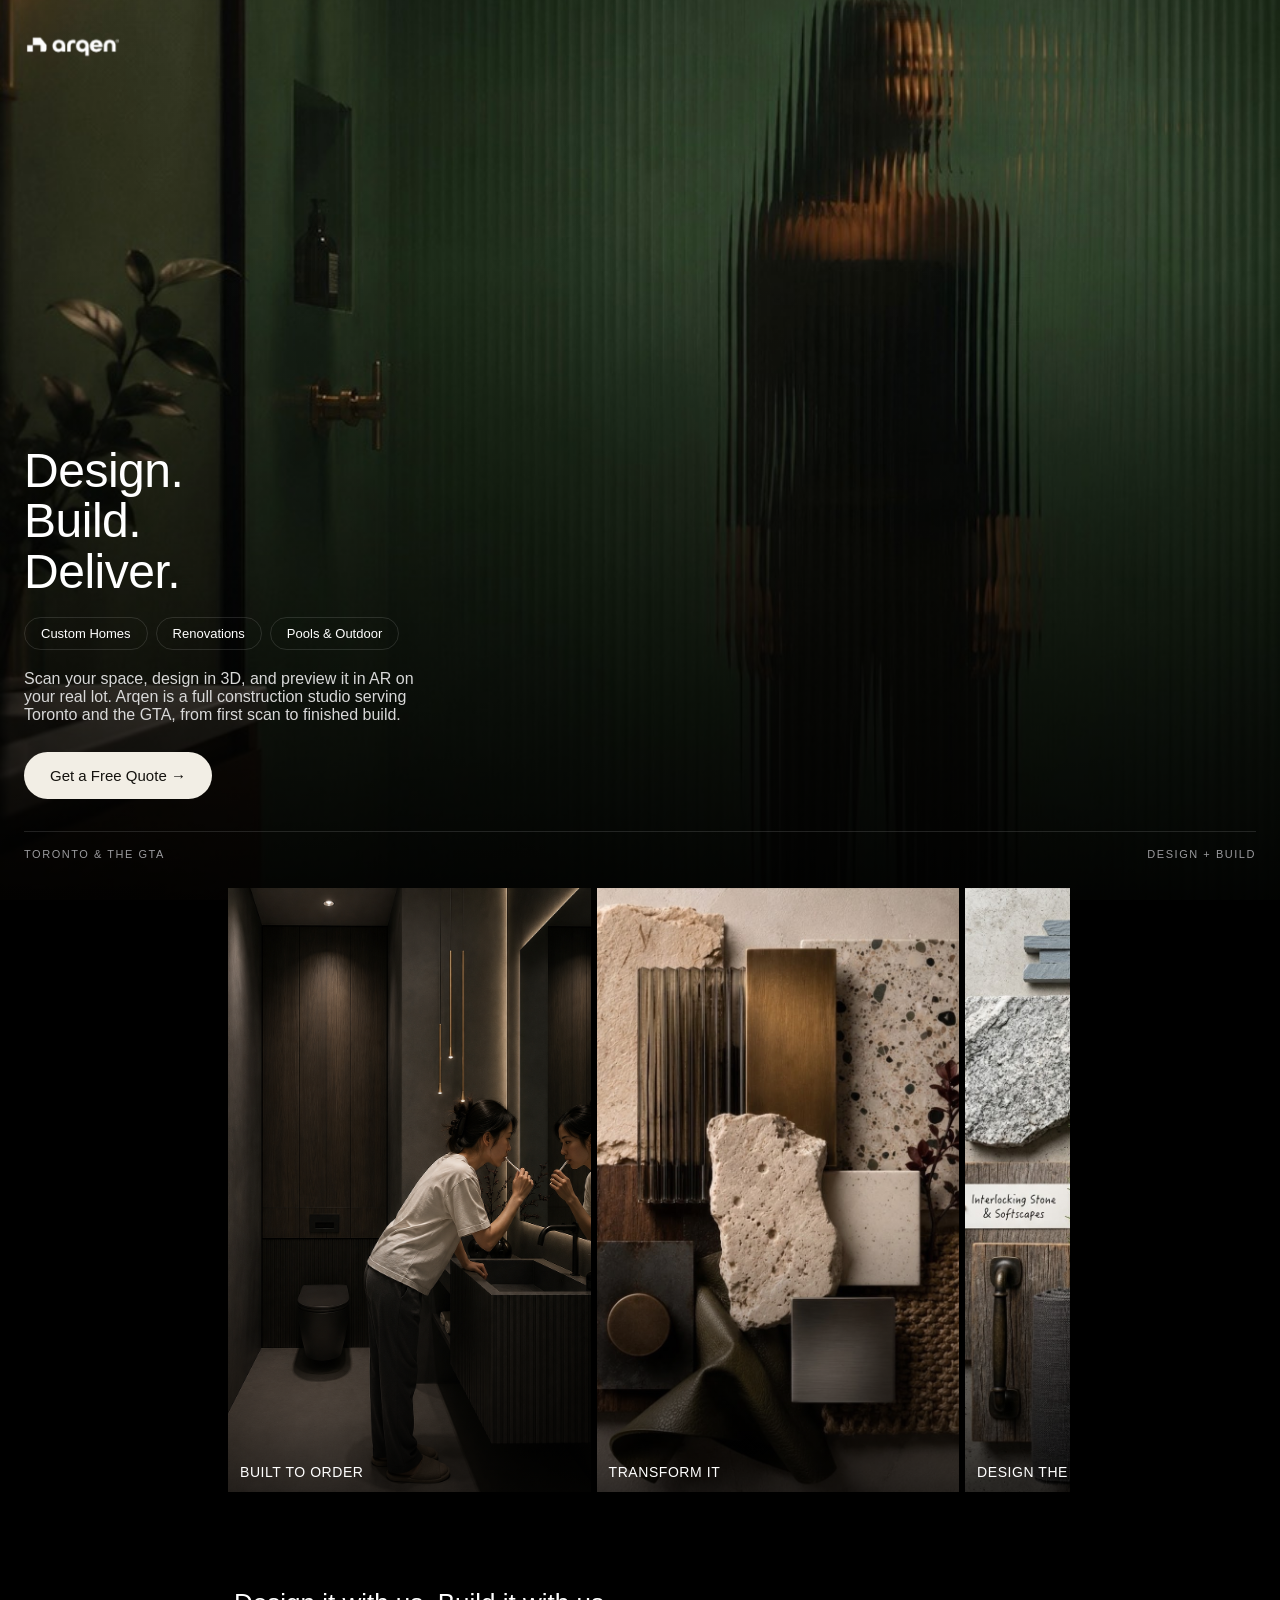
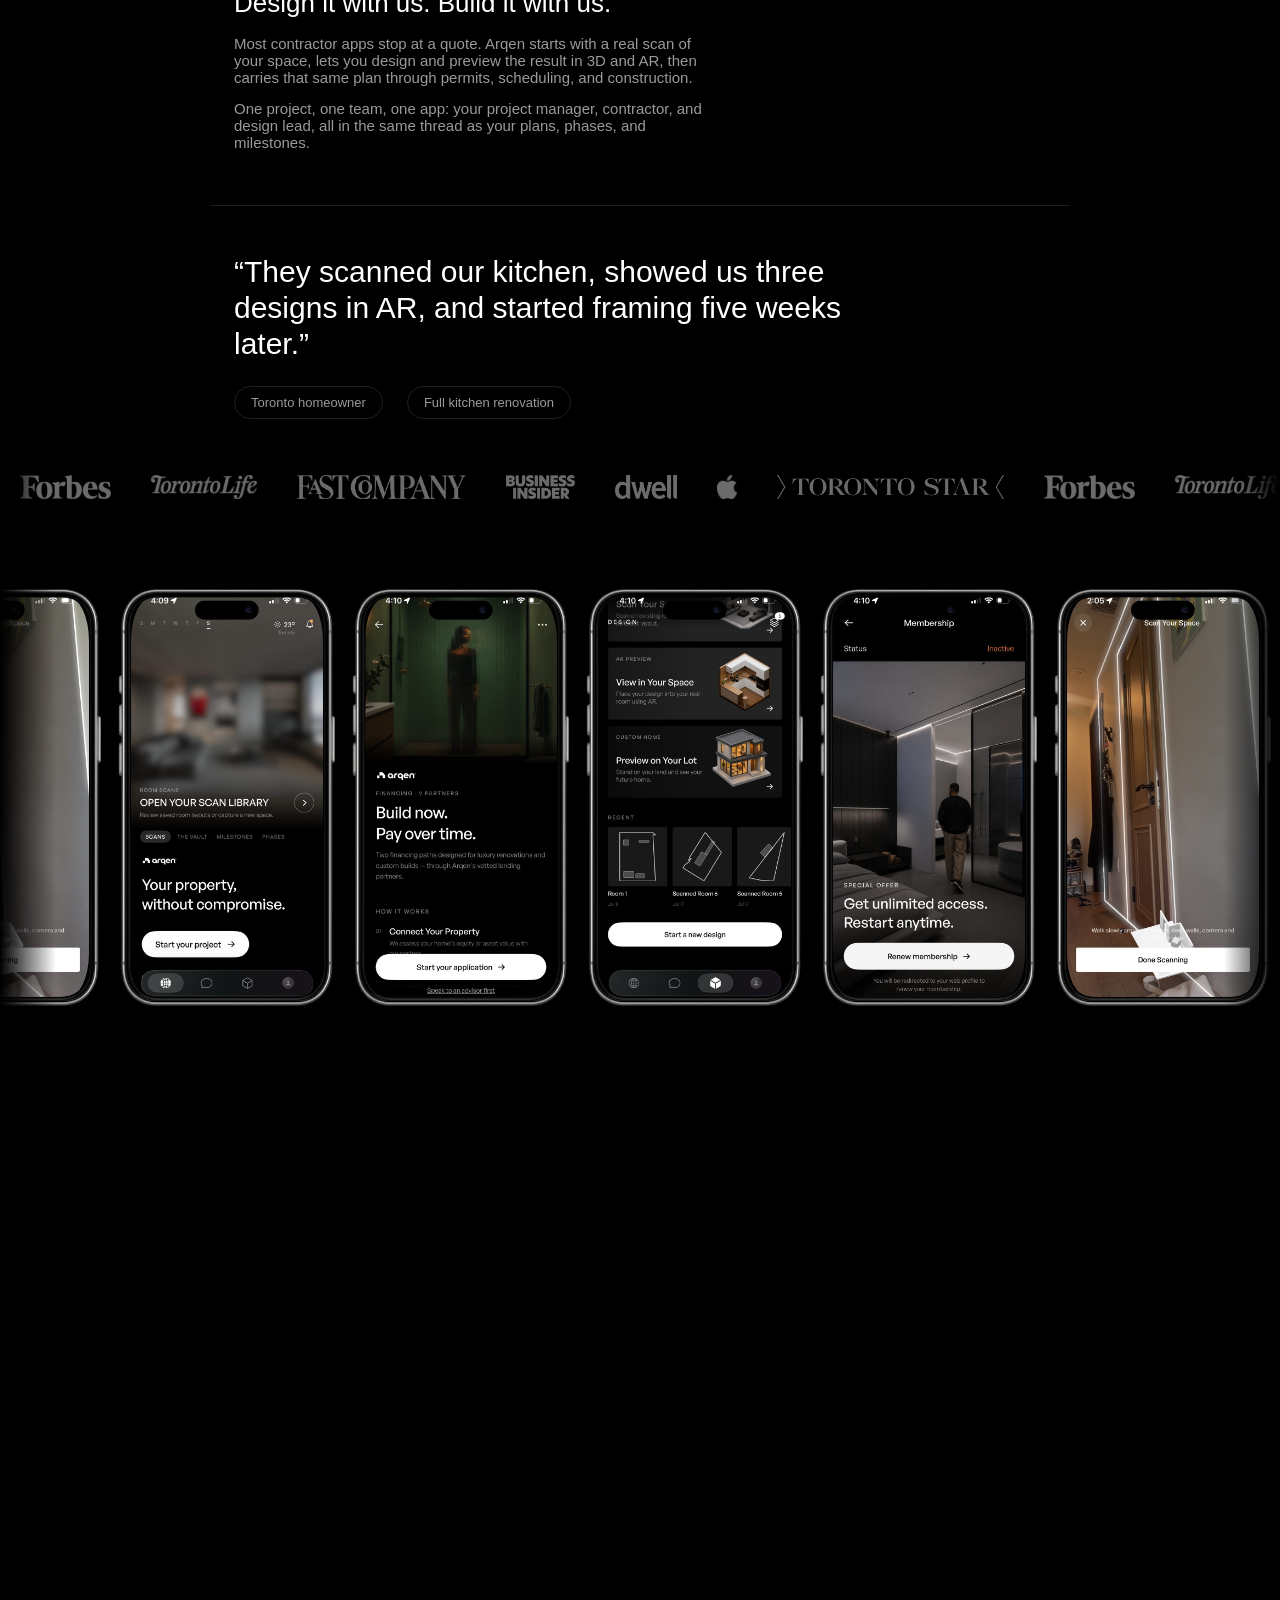
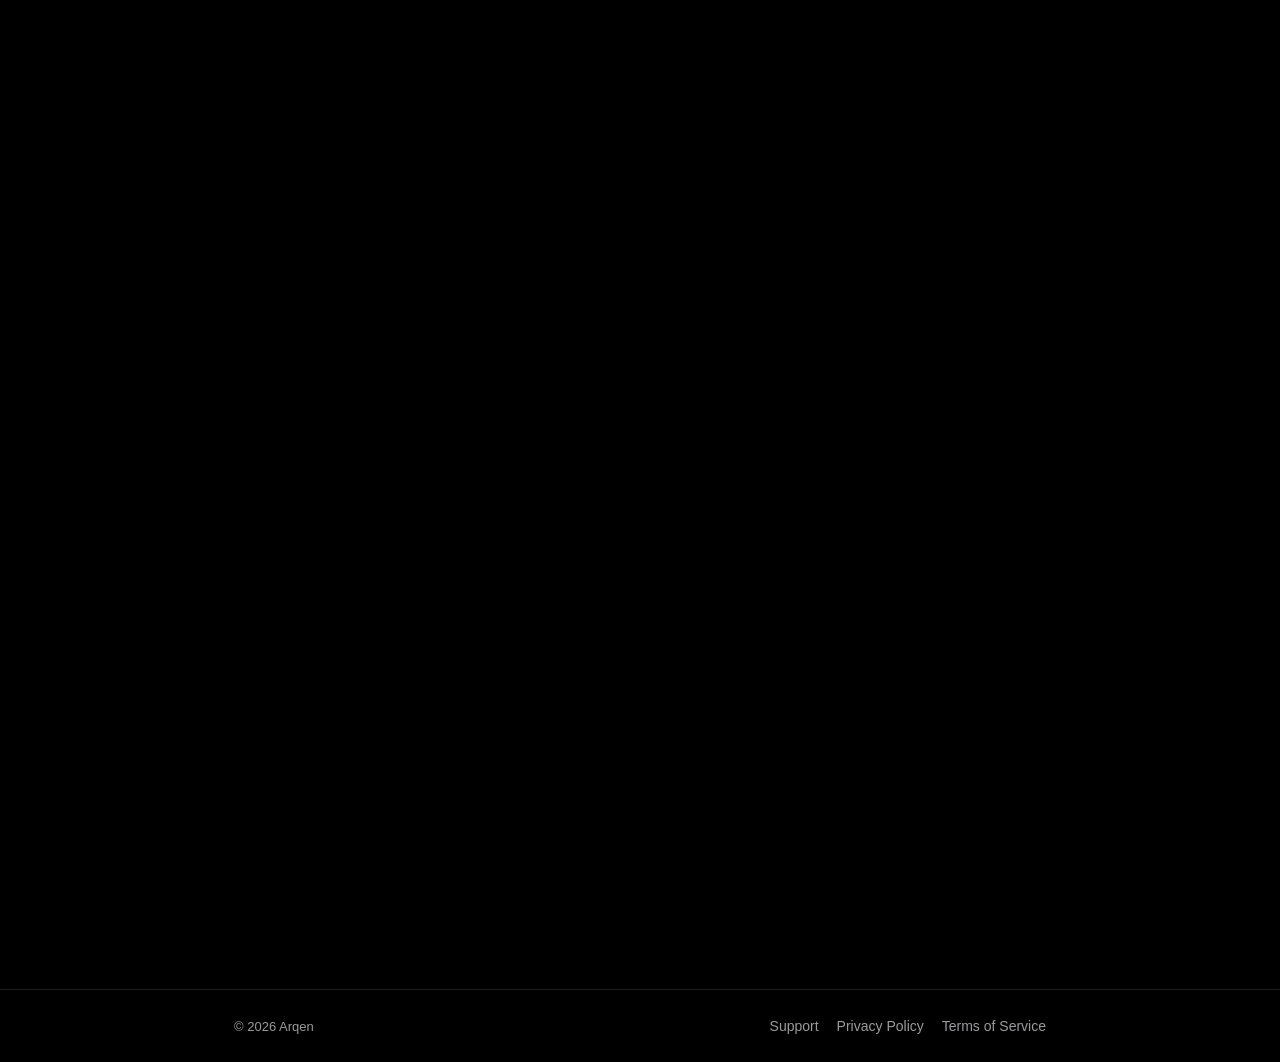
<file: index.html>
<!DOCTYPE html>
<html lang="en">
<head>
<meta charset="UTF-8">
<meta name="viewport" content="width=device-width, initial-scale=1.0">
<title>Arqen — Design. Build. Deliver.</title>
<meta name="description" content="Arqen is a construction studio serving Toronto and the GTA. Scan, design, and preview your renovation, custom home, pool, or outdoor project in AR, then let our team build it.">
<link rel="stylesheet" href="style.css">
</head>
<body>

<section class="hero">
  <div class="hero-bg" style="background-image:url('img/hero.jpg');"></div>

  <div class="brandbar">
    <img src="img/logo.png" alt="Arqen">
  </div>

  <a id="float-quote" class="btn btn-primary float-cta" href="quote.html">Get a Free Quote →</a>

  <div class="hero-content">
    <h1>Design.<br>Build.<br>Deliver.</h1>

    <div class="tags-row">
      <span class="tag">Custom Homes</span>
      <span class="tag">Renovations</span>
      <span class="tag">Pools &amp; Outdoor</span>
    </div>

    <p class="sub">Scan your space, design in 3D, and preview it in AR on your real lot. Arqen is a full construction studio serving Toronto and the GTA, from first scan to finished build.</p>

    <a class="btn btn-primary" href="quote.html">Get a Free Quote →</a>

    <div class="infobar">
      <span class="eyebrow">Toronto &amp; the GTA</span>
      <span class="eyebrow">Design + Build</span>
    </div>
  </div>
</section>

<section class="block carousel-block fade-up">
  <div class="carousel">
    <div class="carousel-card" style="background-image:url('img/built-to-order.jpg');background-size:cover;background-position:center;">
      <div class="cap">
        <div class="title">BUILT TO ORDER</div>
      </div>
    </div>
    <div class="carousel-card" style="background-image:url('img/transform-it.jpg');background-size:cover;background-position:center;">
      <div class="cap">
        <div class="title">TRANSFORM IT</div>
      </div>
    </div>
    <div class="carousel-card" style="background-image:url('img/design-the-yard.jpg');background-size:cover;background-position:center;">
      <div class="cap">
        <div class="title">DESIGN THE YARD</div>
      </div>
    </div>
    <div class="carousel-card">
      <div class="cap">
        <div class="title">SCAN IT FIRST</div>
      </div>
    </div>
  </div>
</section>

<section class="wrap block fade-up">
  <h2>Design it with us. Build it with us.</h2>
  <p>Most contractor apps stop at a quote. Arqen starts with a real scan of your space, lets you design and preview the result in 3D and AR, then carries that same plan through permits, scheduling, and construction.</p>
  <p>One project, one team, one app: your project manager, contractor, and design lead, all in the same thread as your plans, phases, and milestones.</p>
</section>

<section class="wrap quote-block fade-up">
  <blockquote>&ldquo;They scanned our kitchen, showed us three designs in AR, and started framing five weeks later.&rdquo;</blockquote>
  <div class="quote-meta">
    <span class="quote-badge">Toronto homeowner</span>
    <span class="quote-badge">Full kitchen renovation</span>
  </div>
</section>

<section class="fade-up" style="padding: 8px 0 48px;">
  <div class="press-marquee">
    <div class="press-track" id="pressTrack">
      <div class="press-row">
        <img class="press-item" src="img/press/forbes-white.png" alt="Forbes">
        <img class="press-item" src="img/press/toronto-life-white.png" alt="Toronto Life">
        <img class="press-item" src="img/press/fast-company-white.png" alt="Fast Company">
        <img class="press-item" src="img/press/business-insider-white.png" alt="Business Insider">
        <img class="press-item" src="img/press/dwell-white.png" alt="Dwell">
        <img class="press-item" src="img/press/apple-white.png" alt="Apple">
        <img class="press-item" src="img/press/toronto-star-white.png" alt="Toronto Star">
      </div>
      <div class="press-row" aria-hidden="true">
        <img class="press-item" src="img/press/forbes-white.png" alt="">
        <img class="press-item" src="img/press/toronto-life-white.png" alt="">
        <img class="press-item" src="img/press/fast-company-white.png" alt="">
        <img class="press-item" src="img/press/business-insider-white.png" alt="">
        <img class="press-item" src="img/press/dwell-white.png" alt="">
        <img class="press-item" src="img/press/apple-white.png" alt="">
        <img class="press-item" src="img/press/toronto-star-white.png" alt="">
      </div>
    </div>
  </div>
</section>

<section class="phones-block fade-up">
  <div class="phones-marquee">
    <div class="phones-scroll" id="phonesScroll">
      <div class="phones-track" id="phonesTrack">
        <div class="phones-row">
          <div class="phone-mock"><div class="phone-screen"><img src="img/screenshots/app-1.jpg" alt="Arqen app screen"></div><img class="phone-frame" src="img/iphone17-frame.png" alt=""></div>
          <div class="phone-mock"><div class="phone-screen"><img src="img/screenshots/app-2.jpg" alt="Arqen app screen"></div><img class="phone-frame" src="img/iphone17-frame.png" alt=""></div>
          <div class="phone-mock"><div class="phone-screen"><img src="img/screenshots/app-3.jpg" alt="Arqen app screen"></div><img class="phone-frame" src="img/iphone17-frame.png" alt=""></div>
          <div class="phone-mock"><div class="phone-screen"><img src="img/screenshots/app-4.jpg" alt="Arqen app screen"></div><img class="phone-frame" src="img/iphone17-frame.png" alt=""></div>
          <div class="phone-mock"><div class="phone-screen"><img src="img/screenshots/app-5.jpg" alt="Arqen app screen"></div><img class="phone-frame" src="img/iphone17-frame.png" alt=""></div>
        </div>
        <div class="phones-row" aria-hidden="true">
          <div class="phone-mock"><div class="phone-screen"><img src="img/screenshots/app-1.jpg" alt=""></div><img class="phone-frame" src="img/iphone17-frame.png" alt=""></div>
          <div class="phone-mock"><div class="phone-screen"><img src="img/screenshots/app-2.jpg" alt=""></div><img class="phone-frame" src="img/iphone17-frame.png" alt=""></div>
          <div class="phone-mock"><div class="phone-screen"><img src="img/screenshots/app-3.jpg" alt=""></div><img class="phone-frame" src="img/iphone17-frame.png" alt=""></div>
          <div class="phone-mock"><div class="phone-screen"><img src="img/screenshots/app-4.jpg" alt=""></div><img class="phone-frame" src="img/iphone17-frame.png" alt=""></div>
          <div class="phone-mock"><div class="phone-screen"><img src="img/screenshots/app-5.jpg" alt=""></div><img class="phone-frame" src="img/iphone17-frame.png" alt=""></div>
        </div>
      </div>
    </div>
    <div class="fade-edge fade-left" aria-hidden="true"></div>
    <div class="fade-edge fade-right" aria-hidden="true"></div>
  </div>
</section>

<section class="wrap block grid-block fade-up">
  <span class="eyebrow">What we build</span>
  <h2>One studio, every kind of project.</h2>
  <p>Custom homes, full renovations, pools and outdoor living, all scanned, designed, and built by the same team.</p>
  <div class="project-grid">
    <div class="project-card">
      <div class="ph"></div>
      <div class="label">Custom Homes</div>
    </div>
    <div class="project-card">
      <div class="ph"></div>
      <div class="label">Renovations</div>
    </div>
    <div class="project-card">
      <div class="ph"></div>
      <div class="label">Pools &amp; Outdoor</div>
    </div>
  </div>
</section>

<section class="wrap faq-block fade-up">
  <h2>FAQ</h2>
  <div class="faq-list">
    <div class="faq-item">
      <button class="faq-q" type="button">
        <span>Do I need to create an account to get a quote?</span>
        <span class="faq-icon">+</span>
      </button>
      <div class="faq-a"><div class="faq-a-inner"><p>No. Request a free quote anytime, no account needed to get started. You'll create one later if you decide to move forward with a project.</p></div></div>
    </div>
    <div class="faq-item">
      <button class="faq-q" type="button">
        <span>Is there an Arqen app?</span>
        <span class="faq-icon">+</span>
      </button>
      <div class="faq-a"><div class="faq-a-inner"><p>Yes. Download the Arqen app to scan your space, explore designs in 3D and AR, and message your project team once you're underway.</p></div></div>
    </div>
    <div class="faq-item">
      <button class="faq-q" type="button">
        <span>What is a space scan?</span>
        <span class="faq-icon">+</span>
      </button>
      <div class="faq-a"><div class="faq-a-inner"><p>Using your phone's camera, we capture the exact dimensions of your space so every design and quote is based on your real lot, not a rough estimate.</p></div></div>
    </div>
    <div class="faq-item">
      <button class="faq-q" type="button">
        <span>Who is Arqen for?</span>
        <span class="faq-icon">+</span>
      </button>
      <div class="faq-a"><div class="faq-a-inner"><p>Homeowners in Toronto and the GTA planning a custom build, a renovation, or a pool and outdoor project, and who want to see it before committing to it.</p></div></div>
    </div>
    <div class="faq-item">
      <button class="faq-q" type="button">
        <span>How does the process work?</span>
        <span class="faq-icon">+</span>
      </button>
      <div class="faq-a"><div class="faq-a-inner"><p>Scan your space, review designs in AR, get a quote, then we handle permits, scheduling, and construction, all in the same app and with the same team.</p></div></div>
    </div>
    <div class="faq-item">
      <button class="faq-q" type="button">
        <span>How long does a typical project take?</span>
        <span class="faq-icon">+</span>
      </button>
      <div class="faq-a"><div class="faq-a-inner"><p>It depends on scope. Most kitchen or bathroom renovations run 4 to 8 weeks once permits clear. Custom homes and larger builds are scoped project by project during your quote.</p></div></div>
    </div>
    <div class="faq-item">
      <button class="faq-q" type="button">
        <span>What areas do you serve?</span>
        <span class="faq-icon">+</span>
      </button>
      <div class="faq-a"><div class="faq-a-inner"><p>Toronto and the greater GTA, including the surrounding suburbs and satellite cities.</p></div></div>
    </div>
    <div class="faq-item">
      <button class="faq-q" type="button">
        <span>Do I need any design experience to use the app?</span>
        <span class="faq-icon">+</span>
      </button>
      <div class="faq-a"><div class="faq-a-inner"><p>No. Our design team builds out your options after your scan. The app is there so you can preview, compare, and approve, not so you have to design it yourself.</p></div></div>
    </div>
    <div class="faq-item">
      <button class="faq-q" type="button">
        <span>Can I make changes after the quote is approved?</span>
        <span class="faq-icon">+</span>
      </button>
      <div class="faq-a"><div class="faq-a-inner"><p>Yes, within reason. Your project manager will walk through any change requests with you and let you know how they affect timeline and cost before anything is locked in.</p></div></div>
    </div>
  </div>
</section>

<section class="wrap final-cta fade-up">
  <h2 style="margin-bottom:24px;">Ready to start?</h2>
  <a id="quote" class="btn btn-primary" href="quote.html">Get a Free Quote →</a>
</section>

<footer>
  <div class="wrap">
    <div class="muted">© 2026 Arqen</div>
    <div class="links">
      <a href="/support.html">Support</a>
      <a href="/privacy.html">Privacy Policy</a>
      <a href="/terms.html">Terms of Service</a>
    </div>
  </div>
</footer>

<script>
  var els = document.querySelectorAll('.fade-up');
  var io = new IntersectionObserver(function(entries){
    entries.forEach(function(e){
      if (e.isIntersecting) { e.target.classList.add('in-view'); io.unobserve(e.target); }
    });
  }, { threshold: 0.15 });
  els.forEach(function(el){ io.observe(el); });

  var floatCta = document.getElementById('float-quote');
  var heroEl = document.querySelector('.hero');
  var heroH = heroEl.offsetHeight;
  function onScroll(){
    if (window.scrollY > heroH * 0.6) { floatCta.classList.add('show'); }
    else { floatCta.classList.remove('show'); }
  }
  window.addEventListener('scroll', onScroll, { passive: true });
  onScroll();

  // Press logo marquee: slow, seamless auto-scroll, mirrors the app paywall.
  (function(){
    var track = document.getElementById('pressTrack');
    if (!track) return;
    var speed = 34; // px/sec, matches the app's marquee feel
    function setDuration(){
      var half = track.scrollWidth / 2;
      if (half > 0) track.style.animationDuration = (half / speed) + 's';
    }
    setDuration();
    window.addEventListener('resize', setDuration);
  })();

  // App screenshot phone carousel: manual scroll only, loops infinitely, no snapping.
  (function(){
    var track = document.getElementById('phonesTrack');
    var viewport = document.getElementById('phonesScroll');
    if (!track || !viewport) return;
    function loopWidth(){ return track.scrollWidth / 2; }
    // Start in the middle copy so the user can scroll either direction and still loop.
    viewport.scrollLeft = loopWidth();
    viewport.addEventListener('scroll', function(){
      var half = loopWidth();
      if (half <= 0) return;
      if (viewport.scrollLeft <= 0) {
        viewport.scrollLeft += half;
      } else if (viewport.scrollLeft >= half * 2 - viewport.clientWidth) {
        viewport.scrollLeft -= half;
      }
    }, { passive: true });
  })();

  // FAQ accordion: one open at a time, animated height.
  (function(){
    var items = document.querySelectorAll('.faq-item');
    items.forEach(function(item){
      var q = item.querySelector('.faq-q');
      var a = item.querySelector('.faq-a');
      q.addEventListener('click', function(){
        var isOpen = item.classList.contains('open');
        items.forEach(function(other){
          other.classList.remove('open');
          other.querySelector('.faq-a').style.maxHeight = null;
        });
        if (!isOpen) {
          item.classList.add('open');
          a.style.maxHeight = a.scrollHeight + 'px';
        }
      });
    });
  })();
</script>

</body>
</html>
</file>
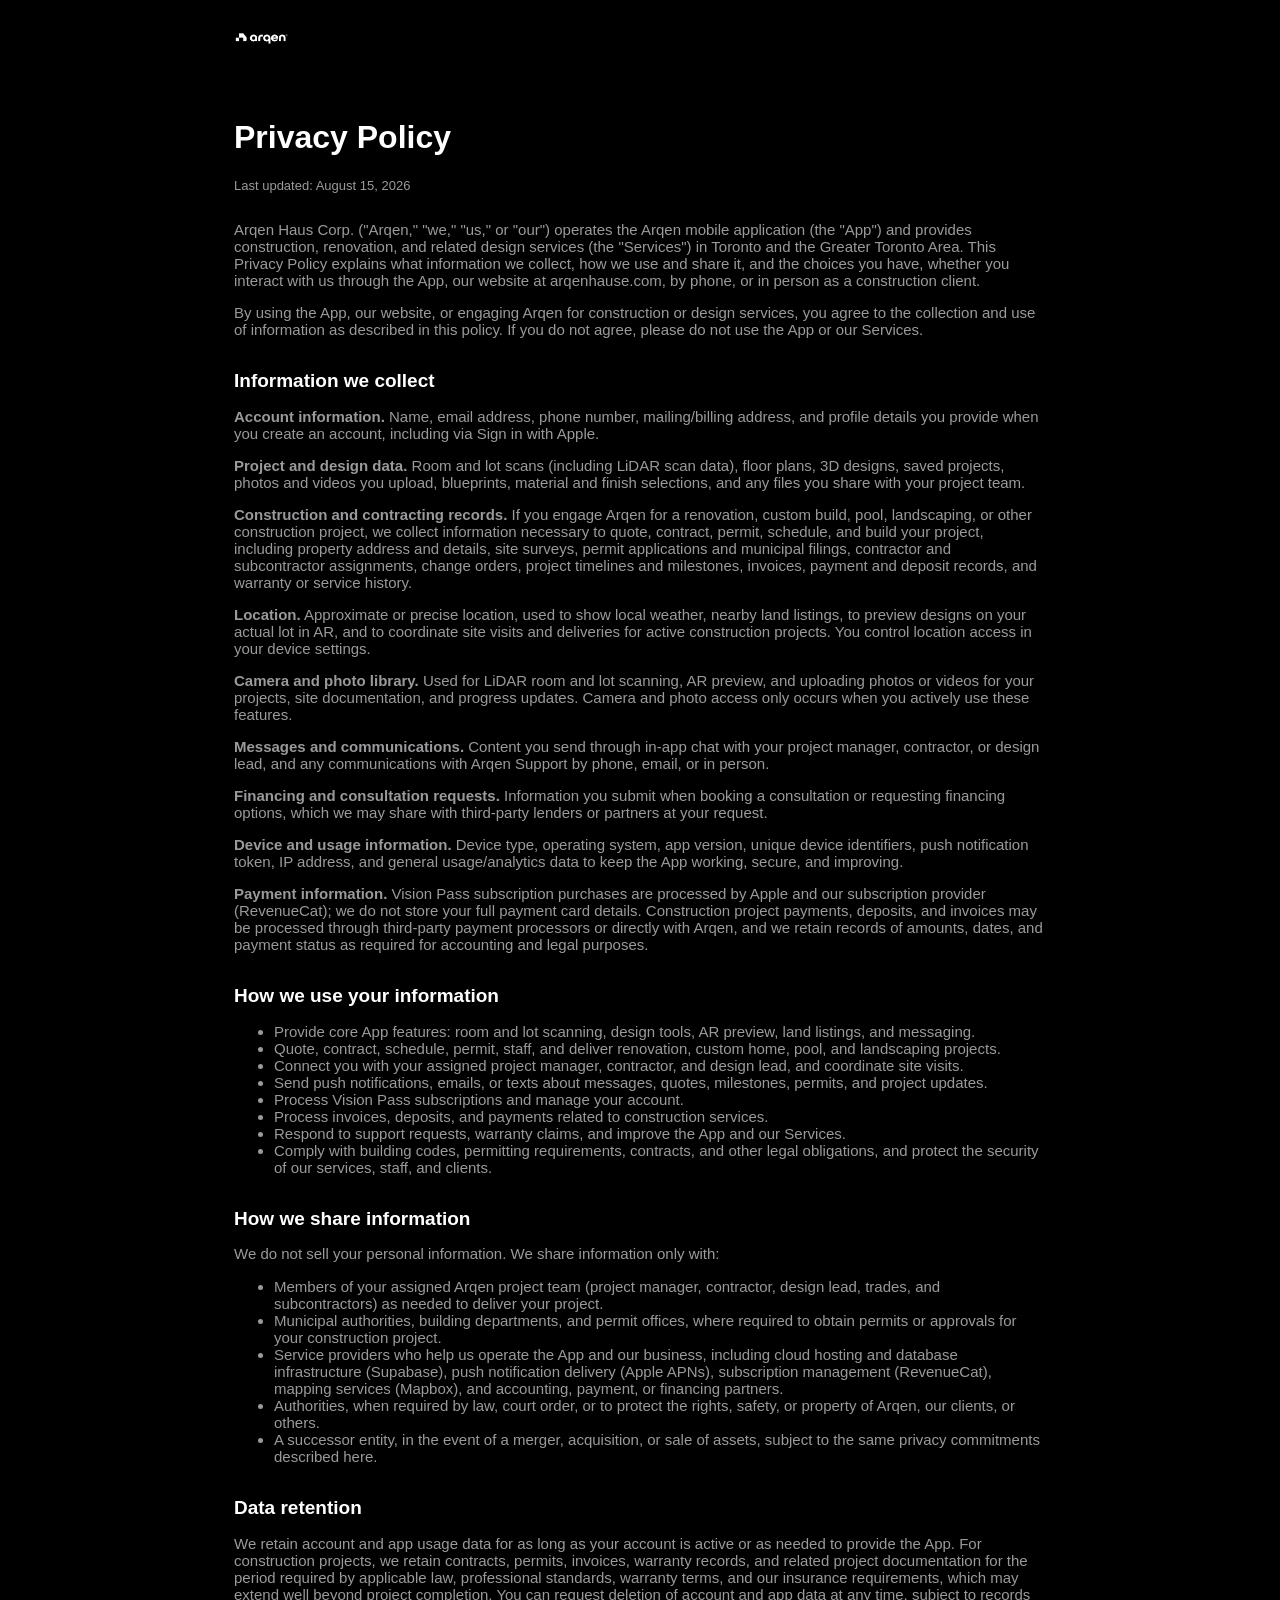
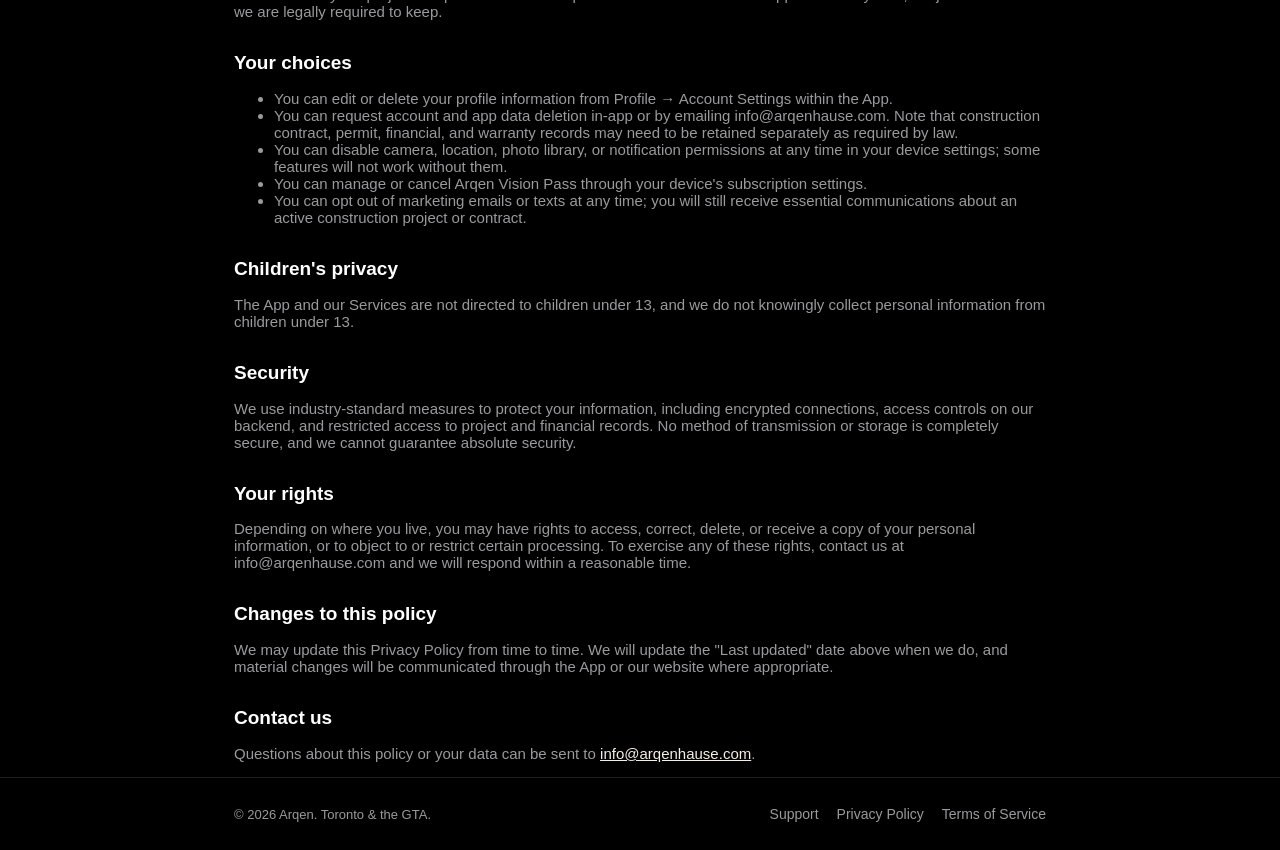
<file: privacy.html>
<!DOCTYPE html>
<html lang="en">
<head>
<meta charset="UTF-8">
<meta name="viewport" content="width=device-width, initial-scale=1.0">
<title>Privacy Policy — Arqen</title>
<link rel="stylesheet" href="style.css">
</head>
<body>

<div class="wrap" style="padding-top:28px;">
  <img src="img/logo.png" alt="Arqen" style="height:18px;">
</div>

<div class="wrap doc">
  <h1>Privacy Policy</h1>
  <p class="updated">Last updated: August 15, 2026</p>

  <section>
    <p>Arqen Haus Corp. ("Arqen," "we," "us," or "our") operates the Arqen mobile application (the "App") and provides construction, renovation, and related design services (the "Services") in Toronto and the Greater Toronto Area. This Privacy Policy explains what information we collect, how we use and share it, and the choices you have, whether you interact with us through the App, our website at arqenhause.com, by phone, or in person as a construction client.</p>
    <p>By using the App, our website, or engaging Arqen for construction or design services, you agree to the collection and use of information as described in this policy. If you do not agree, please do not use the App or our Services.</p>
  </section>

  <section>
    <h2>Information we collect</h2>
    <p><strong>Account information.</strong> Name, email address, phone number, mailing/billing address, and profile details you provide when you create an account, including via Sign in with Apple.</p>
    <p><strong>Project and design data.</strong> Room and lot scans (including LiDAR scan data), floor plans, 3D designs, saved projects, photos and videos you upload, blueprints, material and finish selections, and any files you share with your project team.</p>
    <p><strong>Construction and contracting records.</strong> If you engage Arqen for a renovation, custom build, pool, landscaping, or other construction project, we collect information necessary to quote, contract, permit, schedule, and build your project, including property address and details, site surveys, permit applications and municipal filings, contractor and subcontractor assignments, change orders, project timelines and milestones, invoices, payment and deposit records, and warranty or service history.</p>
    <p><strong>Location.</strong> Approximate or precise location, used to show local weather, nearby land listings, to preview designs on your actual lot in AR, and to coordinate site visits and deliveries for active construction projects. You control location access in your device settings.</p>
    <p><strong>Camera and photo library.</strong> Used for LiDAR room and lot scanning, AR preview, and uploading photos or videos for your projects, site documentation, and progress updates. Camera and photo access only occurs when you actively use these features.</p>
    <p><strong>Messages and communications.</strong> Content you send through in-app chat with your project manager, contractor, or design lead, and any communications with Arqen Support by phone, email, or in person.</p>
    <p><strong>Financing and consultation requests.</strong> Information you submit when booking a consultation or requesting financing options, which we may share with third-party lenders or partners at your request.</p>
    <p><strong>Device and usage information.</strong> Device type, operating system, app version, unique device identifiers, push notification token, IP address, and general usage/analytics data to keep the App working, secure, and improving.</p>
    <p><strong>Payment information.</strong> Vision Pass subscription purchases are processed by Apple and our subscription provider (RevenueCat); we do not store your full payment card details. Construction project payments, deposits, and invoices may be processed through third-party payment processors or directly with Arqen, and we retain records of amounts, dates, and payment status as required for accounting and legal purposes.</p>
  </section>

  <section>
    <h2>How we use your information</h2>
    <ul>
      <li>Provide core App features: room and lot scanning, design tools, AR preview, land listings, and messaging.</li>
      <li>Quote, contract, schedule, permit, staff, and deliver renovation, custom home, pool, and landscaping projects.</li>
      <li>Connect you with your assigned project manager, contractor, and design lead, and coordinate site visits.</li>
      <li>Send push notifications, emails, or texts about messages, quotes, milestones, permits, and project updates.</li>
      <li>Process Vision Pass subscriptions and manage your account.</li>
      <li>Process invoices, deposits, and payments related to construction services.</li>
      <li>Respond to support requests, warranty claims, and improve the App and our Services.</li>
      <li>Comply with building codes, permitting requirements, contracts, and other legal obligations, and protect the security of our services, staff, and clients.</li>
    </ul>
  </section>

  <section>
    <h2>How we share information</h2>
    <p>We do not sell your personal information. We share information only with:</p>
    <ul>
      <li>Members of your assigned Arqen project team (project manager, contractor, design lead, trades, and subcontractors) as needed to deliver your project.</li>
      <li>Municipal authorities, building departments, and permit offices, where required to obtain permits or approvals for your construction project.</li>
      <li>Service providers who help us operate the App and our business, including cloud hosting and database infrastructure (Supabase), push notification delivery (Apple APNs), subscription management (RevenueCat), mapping services (Mapbox), and accounting, payment, or financing partners.</li>
      <li>Authorities, when required by law, court order, or to protect the rights, safety, or property of Arqen, our clients, or others.</li>
      <li>A successor entity, in the event of a merger, acquisition, or sale of assets, subject to the same privacy commitments described here.</li>
    </ul>
  </section>

  <section>
    <h2>Data retention</h2>
    <p>We retain account and app usage data for as long as your account is active or as needed to provide the App. For construction projects, we retain contracts, permits, invoices, warranty records, and related project documentation for the period required by applicable law, professional standards, warranty terms, and our insurance requirements, which may extend well beyond project completion. You can request deletion of account and app data at any time, subject to records we are legally required to keep.</p>
  </section>

  <section>
    <h2>Your choices</h2>
    <ul>
      <li>You can edit or delete your profile information from Profile → Account Settings within the App.</li>
      <li>You can request account and app data deletion in-app or by emailing info@arqenhause.com. Note that construction contract, permit, financial, and warranty records may need to be retained separately as required by law.</li>
      <li>You can disable camera, location, photo library, or notification permissions at any time in your device settings; some features will not work without them.</li>
      <li>You can manage or cancel Arqen Vision Pass through your device's subscription settings.</li>
      <li>You can opt out of marketing emails or texts at any time; you will still receive essential communications about an active construction project or contract.</li>
    </ul>
  </section>

  <section>
    <h2>Children's privacy</h2>
    <p>The App and our Services are not directed to children under 13, and we do not knowingly collect personal information from children under 13.</p>
  </section>

  <section>
    <h2>Security</h2>
    <p>We use industry-standard measures to protect your information, including encrypted connections, access controls on our backend, and restricted access to project and financial records. No method of transmission or storage is completely secure, and we cannot guarantee absolute security.</p>
  </section>

  <section>
    <h2>Your rights</h2>
    <p>Depending on where you live, you may have rights to access, correct, delete, or receive a copy of your personal information, or to object to or restrict certain processing. To exercise any of these rights, contact us at info@arqenhause.com and we will respond within a reasonable time.</p>
  </section>

  <section>
    <h2>Changes to this policy</h2>
    <p>We may update this Privacy Policy from time to time. We will update the "Last updated" date above when we do, and material changes will be communicated through the App or our website where appropriate.</p>
  </section>

  <section>
    <h2>Contact us</h2>
    <p>Questions about this policy or your data can be sent to <a href="mailto:info@arqenhause.com">info@arqenhause.com</a>.</p>
  </section>
</div>

<footer>
  <div class="wrap">
    <div class="muted">© 2026 Arqen. Toronto & the GTA.</div>
    <div class="links">
      <a href="/support.html">Support</a>
      <a href="/privacy.html">Privacy Policy</a>
      <a href="/terms.html">Terms of Service</a>
    </div>
  </div>
</footer>

</body>
</html>
</file>
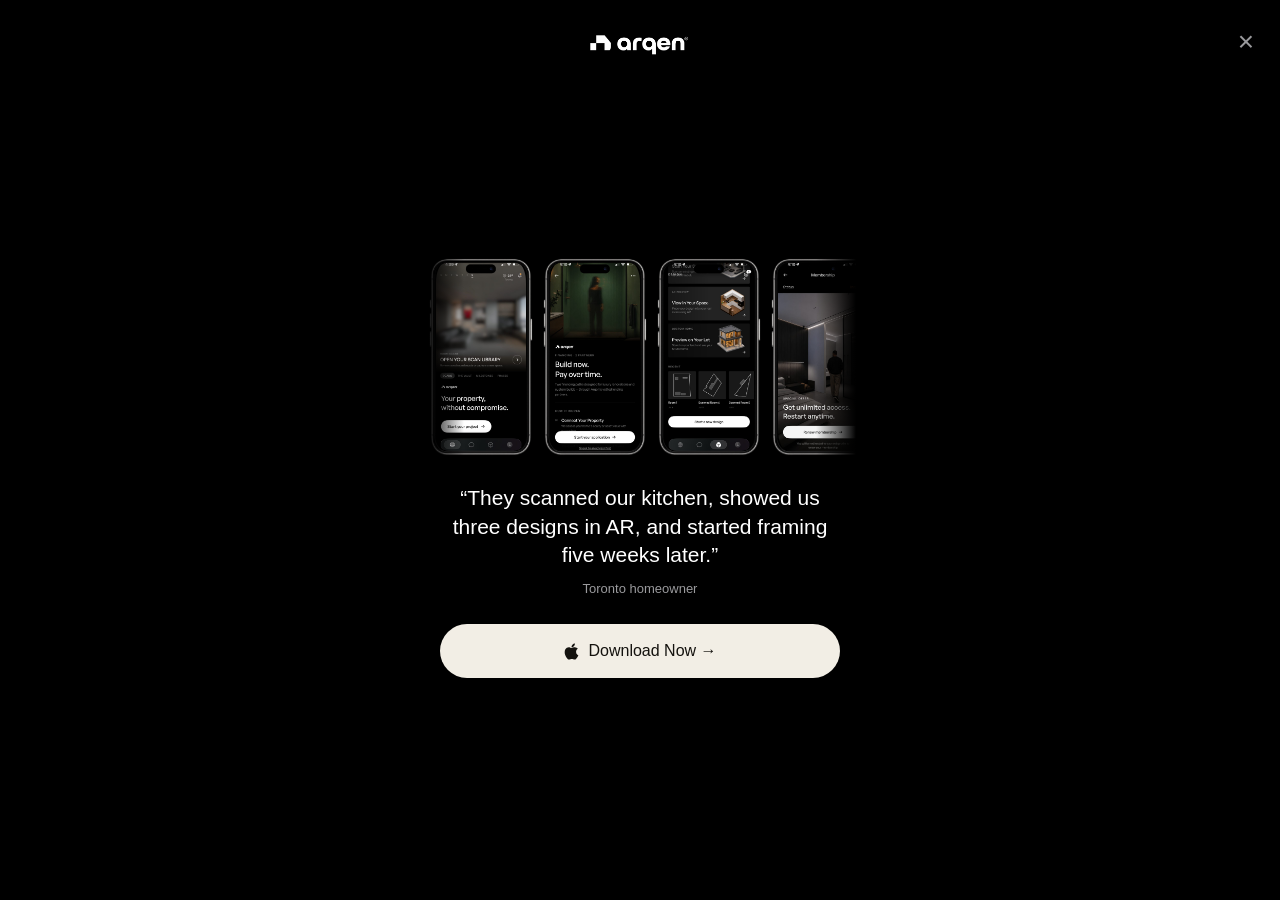
<file: quote.html>
<!DOCTYPE html>
<html lang="en">
<head>
<meta charset="UTF-8">
<meta name="viewport" content="width=device-width, initial-scale=1.0">
<title>Get Your Free Quote — Arqen</title>
<meta name="description" content="Download the Arqen app to scan your space, design in AR, and get your free quote.">
<link rel="stylesheet" href="style.css">
</head>
<body class="quote-page">

<div class="quote-topbar">
  <span></span>
  <img src="img/logo.png" alt="Arqen" class="quote-logo">
  <a href="index.html" class="quote-close" aria-label="Close">&times;</a>
</div>

<div class="quote-shell">

  <div class="qphones-marquee">
    <div class="qphones-track" id="qPhonesTrack">
      <div class="qphones-row">
        <div class="qphone-mock"><div class="phone-screen"><img src="img/screenshots/app-1.jpg" alt="Arqen app screen"></div><img class="phone-frame" src="img/iphone17-frame.png" alt=""></div>
        <div class="qphone-mock"><div class="phone-screen"><img src="img/screenshots/app-2.jpg" alt="Arqen app screen"></div><img class="phone-frame" src="img/iphone17-frame.png" alt=""></div>
        <div class="qphone-mock"><div class="phone-screen"><img src="img/screenshots/app-3.jpg" alt="Arqen app screen"></div><img class="phone-frame" src="img/iphone17-frame.png" alt=""></div>
        <div class="qphone-mock"><div class="phone-screen"><img src="img/screenshots/app-4.jpg" alt="Arqen app screen"></div><img class="phone-frame" src="img/iphone17-frame.png" alt=""></div>
        <div class="qphone-mock"><div class="phone-screen"><img src="img/screenshots/app-5.jpg" alt="Arqen app screen"></div><img class="phone-frame" src="img/iphone17-frame.png" alt=""></div>
      </div>
      <div class="qphones-row" aria-hidden="true">
        <div class="qphone-mock"><div class="phone-screen"><img src="img/screenshots/app-1.jpg" alt=""></div><img class="phone-frame" src="img/iphone17-frame.png" alt=""></div>
        <div class="qphone-mock"><div class="phone-screen"><img src="img/screenshots/app-2.jpg" alt=""></div><img class="phone-frame" src="img/iphone17-frame.png" alt=""></div>
        <div class="qphone-mock"><div class="phone-screen"><img src="img/screenshots/app-3.jpg" alt=""></div><img class="phone-frame" src="img/iphone17-frame.png" alt=""></div>
        <div class="qphone-mock"><div class="phone-screen"><img src="img/screenshots/app-4.jpg" alt=""></div><img class="phone-frame" src="img/iphone17-frame.png" alt=""></div>
        <div class="qphone-mock"><div class="phone-screen"><img src="img/screenshots/app-5.jpg" alt=""></div><img class="phone-frame" src="img/iphone17-frame.png" alt=""></div>
      </div>
    </div>
    <div class="fade-edge fade-left" aria-hidden="true"></div>
    <div class="fade-edge fade-right" aria-hidden="true"></div>
  </div>

  <blockquote class="quote-testimonial">&ldquo;They scanned our kitchen, showed us three designs in AR, and started framing five weeks later.&rdquo;</blockquote>
  <div class="quote-attrib">Toronto homeowner</div>

  <a class="btn btn-primary btn-download full" href="#">
    <svg class="apple-icon" viewBox="0 0 170 170" xmlns="http://www.w3.org/2000/svg" aria-hidden="true">
      <path d="M150.37 130.25c-2.45 5.66-5.35 10.87-8.71 15.66-4.58 6.53-8.33 11.05-11.22 13.56-4.48 4.12-9.28 6.23-14.42 6.35-3.69 0-8.14-1.05-13.32-3.18-5.197-2.12-9.973-3.17-14.34-3.17-4.58 0-9.492 1.05-14.746 3.17-5.262 2.13-9.501 3.24-12.742 3.35-4.929.21-9.842-1.96-14.746-6.52-3.13-2.73-7.045-7.41-11.735-14.04-5.032-7.08-9.169-15.29-12.41-24.65-3.471-10.11-5.211-19.9-5.211-29.378 0-10.857 2.346-20.221 7.045-28.068 3.69-6.303 8.61-11.275 14.777-14.925s12.837-5.51 20.026-5.629c3.9 0 9.02 1.207 15.382 3.583 6.344 2.384 10.42 3.59 12.202 3.59 1.33 0 5.86-1.412 13.55-4.226 7.27-2.611 13.41-3.69 18.44-3.257 13.63 1.1 23.87 6.473 30.68 16.153-12.19 7.386-18.22 17.734-18.1 31.02.11 10.35 3.86 18.96 11.23 25.8 3.34 3.17 7.07 5.62 11.22 7.36-.9 2.61-1.85 5.11-2.86 7.51zM119.11 7.24c0 8.102-2.96 15.667-8.86 22.669-7.12 8.324-15.732 13.134-25.071 12.375a25.222 25.222 0 0 1-.188-3.07c0-7.778 3.386-16.102 9.399-22.908 3.002-3.446 6.821-6.311 11.45-8.597 4.62-2.252 8.99-3.497 13.1-3.71.12 1.083.17 2.166.17 3.24z"/>
    </svg>
    Download Now →
  </a>

</div>

<script>
  (function(){
    var track = document.getElementById('qPhonesTrack');
    if (!track) return;
    var speed = 14; // px/sec, slow and steady
    function setDuration(){
      var half = track.scrollWidth / 2;
      if (half > 0) track.style.animationDuration = (half / speed) + 's';
    }
    setDuration();
    window.addEventListener('resize', setDuration);
  })();
</script>

</body>
</html>
</file>
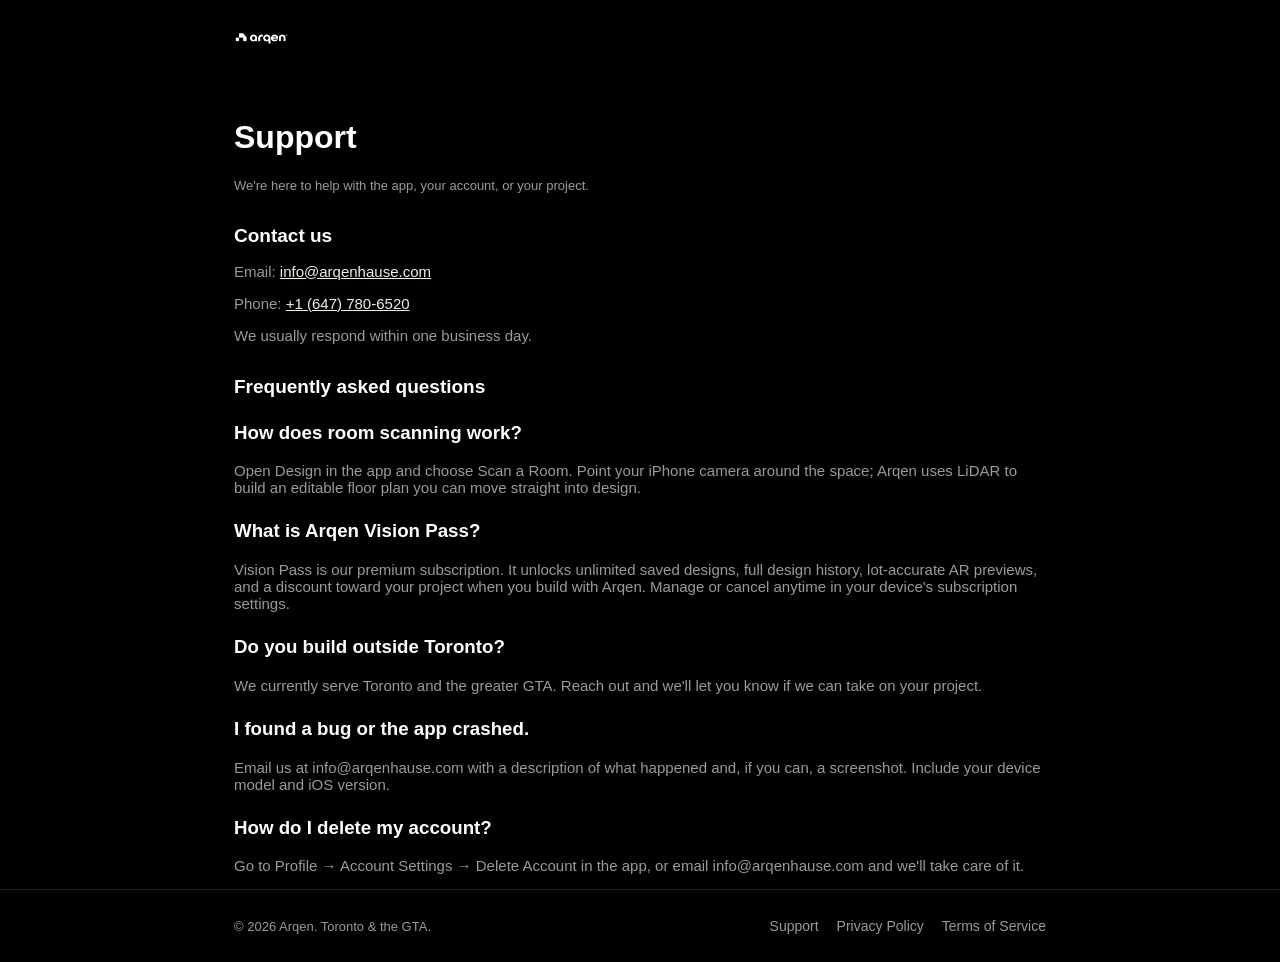
<file: support.html>
<!DOCTYPE html>
<html lang="en">
<head>
<meta charset="UTF-8">
<meta name="viewport" content="width=device-width, initial-scale=1.0">
<title>Support — Arqen</title>
<link rel="stylesheet" href="style.css">
</head>
<body>

<div class="wrap" style="padding-top:28px;">
  <img src="img/logo.png" alt="Arqen" style="height:18px;">
</div>

<div class="wrap doc">
  <h1>Support</h1>
  <p class="updated">We're here to help with the app, your account, or your project.</p>

  <section id="contact">
    <h2>Contact us</h2>
    <p>Email: <a href="mailto:info@arqenhause.com">info@arqenhause.com</a></p>
    <p>Phone: <a href="tel:+16477806520">+1 (647) 780-6520</a></p>
    <p>We usually respond within one business day.</p>
  </section>

  <section>
    <h2>Frequently asked questions</h2>

    <h3 style="color: var(--text); margin-top: 24px;">How does room scanning work?</h3>
    <p>Open Design in the app and choose Scan a Room. Point your iPhone camera around the space; Arqen uses LiDAR to build an editable floor plan you can move straight into design.</p>

    <h3 style="color: var(--text); margin-top: 24px;">What is Arqen Vision Pass?</h3>
    <p>Vision Pass is our premium subscription. It unlocks unlimited saved designs, full design history, lot-accurate AR previews, and a discount toward your project when you build with Arqen. Manage or cancel anytime in your device's subscription settings.</p>

    <h3 style="color: var(--text); margin-top: 24px;">Do you build outside Toronto?</h3>
    <p>We currently serve Toronto and the greater GTA. Reach out and we'll let you know if we can take on your project.</p>

    <h3 style="color: var(--text); margin-top: 24px;">I found a bug or the app crashed.</h3>
    <p>Email us at info@arqenhause.com with a description of what happened and, if you can, a screenshot. Include your device model and iOS version.</p>

    <h3 style="color: var(--text); margin-top: 24px;">How do I delete my account?</h3>
    <p>Go to Profile → Account Settings → Delete Account in the app, or email info@arqenhause.com and we'll take care of it.</p>
  </section>
</div>

<footer>
  <div class="wrap">
    <div class="muted">© 2026 Arqen. Toronto & the GTA.</div>
    <div class="links">
      <a href="/support.html">Support</a>
      <a href="/privacy.html">Privacy Policy</a>
      <a href="/terms.html">Terms of Service</a>
    </div>
  </div>
</footer>

</body>
</html>
</file>
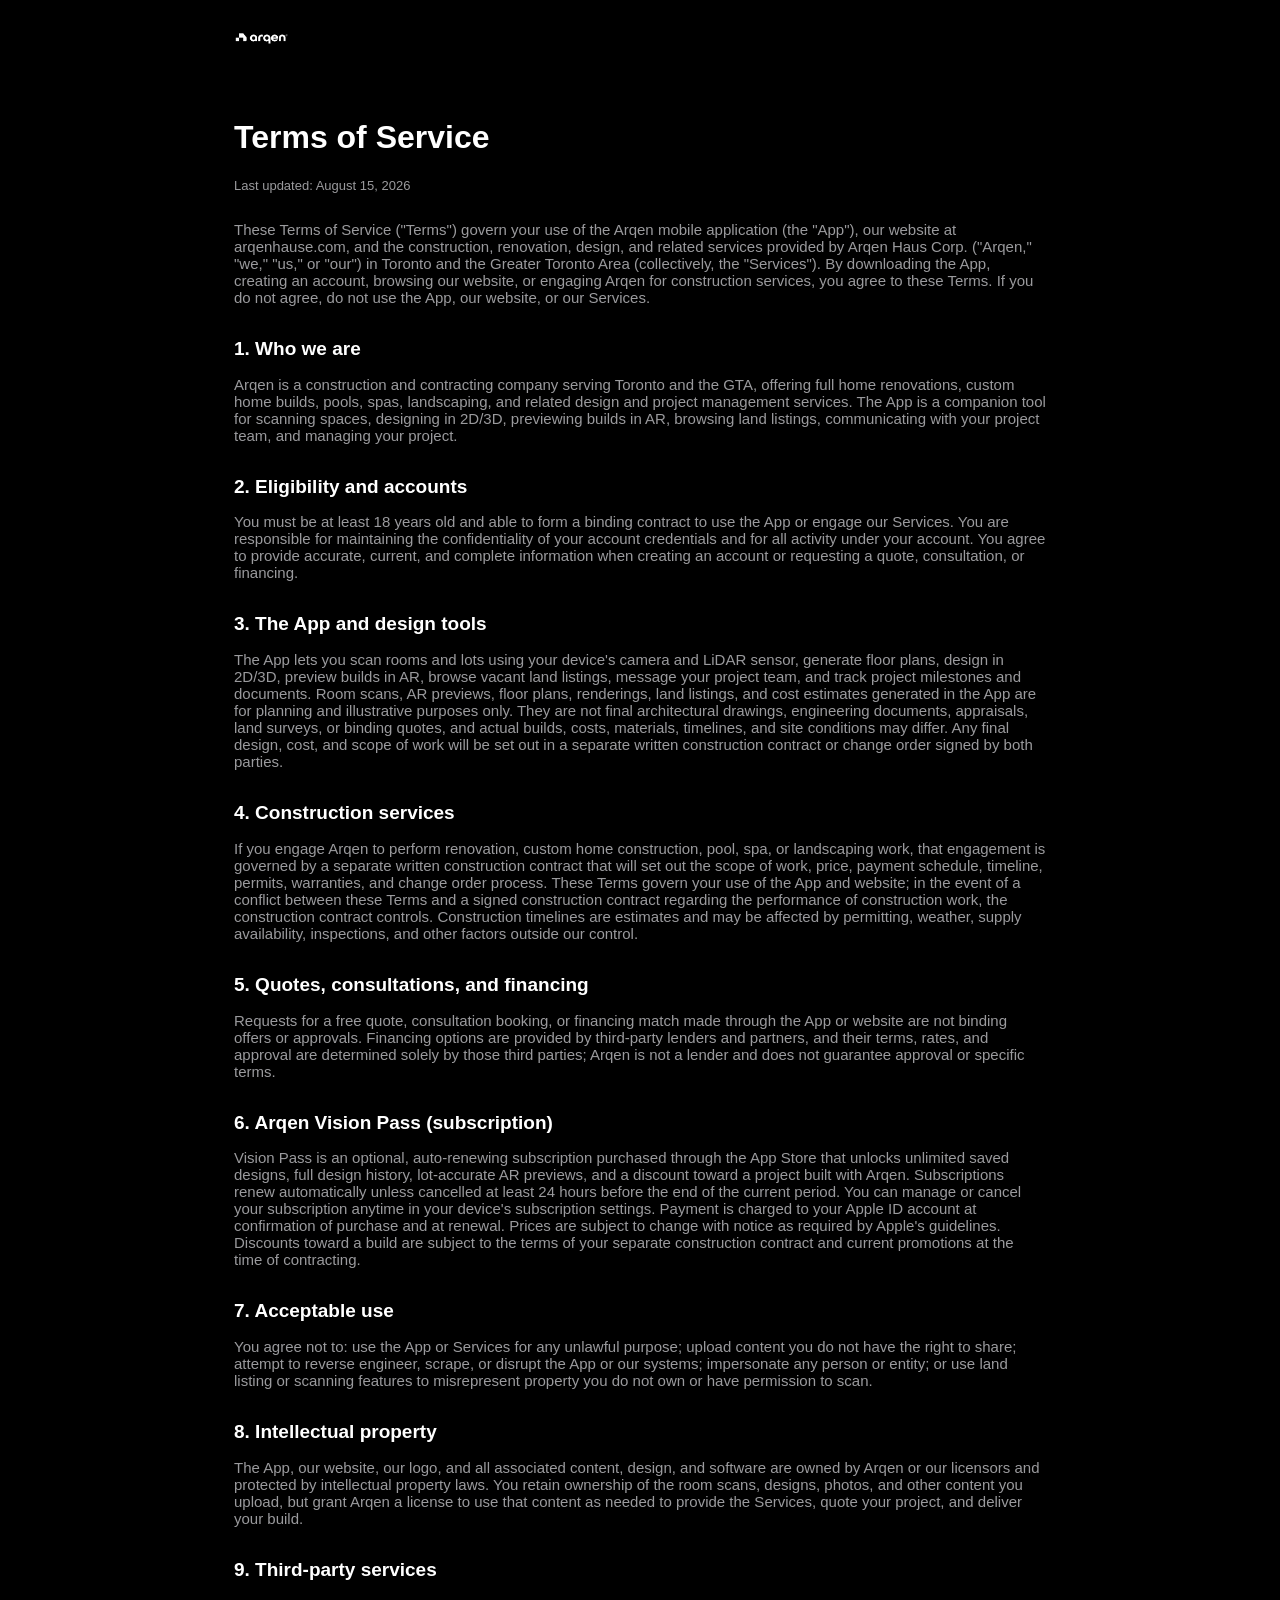
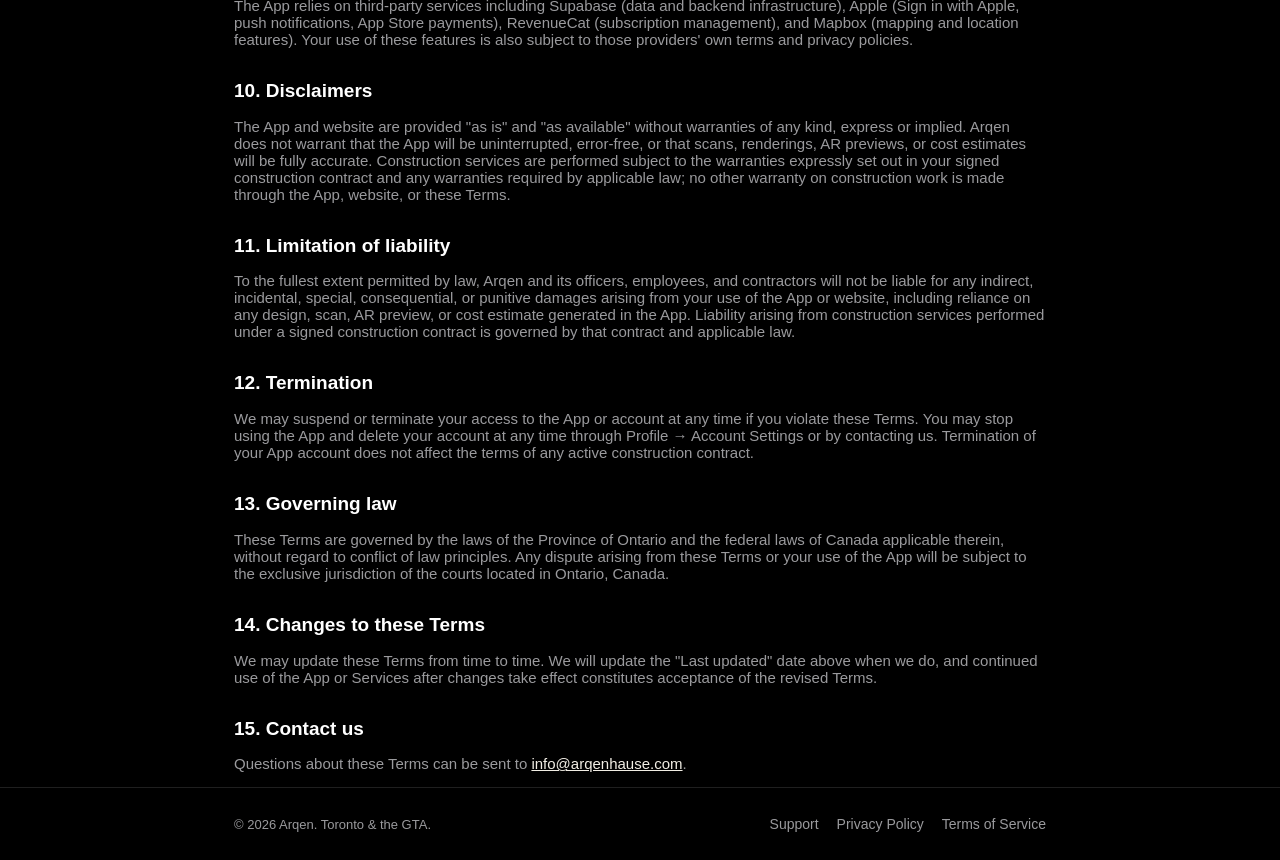
<file: terms.html>
<!DOCTYPE html>
<html lang="en">
<head>
<meta charset="UTF-8">
<meta name="viewport" content="width=device-width, initial-scale=1.0">
<title>Terms of Service — Arqen</title>
<link rel="stylesheet" href="style.css">
</head>
<body>

<div class="wrap" style="padding-top:28px;">
  <img src="img/logo.png" alt="Arqen" style="height:18px;">
</div>

<div class="wrap doc">
  <h1>Terms of Service</h1>
  <p class="updated">Last updated: August 15, 2026</p>

  <section>
    <p>These Terms of Service ("Terms") govern your use of the Arqen mobile application (the "App"), our website at arqenhause.com, and the construction, renovation, design, and related services provided by Arqen Haus Corp. ("Arqen," "we," "us," or "our") in Toronto and the Greater Toronto Area (collectively, the "Services"). By downloading the App, creating an account, browsing our website, or engaging Arqen for construction services, you agree to these Terms. If you do not agree, do not use the App, our website, or our Services.</p>
  </section>

  <section>
    <h2>1. Who we are</h2>
    <p>Arqen is a construction and contracting company serving Toronto and the GTA, offering full home renovations, custom home builds, pools, spas, landscaping, and related design and project management services. The App is a companion tool for scanning spaces, designing in 2D/3D, previewing builds in AR, browsing land listings, communicating with your project team, and managing your project.</p>
  </section>

  <section>
    <h2>2. Eligibility and accounts</h2>
    <p>You must be at least 18 years old and able to form a binding contract to use the App or engage our Services. You are responsible for maintaining the confidentiality of your account credentials and for all activity under your account. You agree to provide accurate, current, and complete information when creating an account or requesting a quote, consultation, or financing.</p>
  </section>

  <section>
    <h2>3. The App and design tools</h2>
    <p>The App lets you scan rooms and lots using your device's camera and LiDAR sensor, generate floor plans, design in 2D/3D, preview builds in AR, browse vacant land listings, message your project team, and track project milestones and documents. Room scans, AR previews, floor plans, renderings, land listings, and cost estimates generated in the App are for planning and illustrative purposes only. They are not final architectural drawings, engineering documents, appraisals, land surveys, or binding quotes, and actual builds, costs, materials, timelines, and site conditions may differ. Any final design, cost, and scope of work will be set out in a separate written construction contract or change order signed by both parties.</p>
  </section>

  <section>
    <h2>4. Construction services</h2>
    <p>If you engage Arqen to perform renovation, custom home construction, pool, spa, or landscaping work, that engagement is governed by a separate written construction contract that will set out the scope of work, price, payment schedule, timeline, permits, warranties, and change order process. These Terms govern your use of the App and website; in the event of a conflict between these Terms and a signed construction contract regarding the performance of construction work, the construction contract controls. Construction timelines are estimates and may be affected by permitting, weather, supply availability, inspections, and other factors outside our control.</p>
  </section>

  <section>
    <h2>5. Quotes, consultations, and financing</h2>
    <p>Requests for a free quote, consultation booking, or financing match made through the App or website are not binding offers or approvals. Financing options are provided by third-party lenders and partners, and their terms, rates, and approval are determined solely by those third parties; Arqen is not a lender and does not guarantee approval or specific terms.</p>
  </section>

  <section>
    <h2>6. Arqen Vision Pass (subscription)</h2>
    <p>Vision Pass is an optional, auto-renewing subscription purchased through the App Store that unlocks unlimited saved designs, full design history, lot-accurate AR previews, and a discount toward a project built with Arqen. Subscriptions renew automatically unless cancelled at least 24 hours before the end of the current period. You can manage or cancel your subscription anytime in your device's subscription settings. Payment is charged to your Apple ID account at confirmation of purchase and at renewal. Prices are subject to change with notice as required by Apple's guidelines. Discounts toward a build are subject to the terms of your separate construction contract and current promotions at the time of contracting.</p>
  </section>

  <section>
    <h2>7. Acceptable use</h2>
    <p>You agree not to: use the App or Services for any unlawful purpose; upload content you do not have the right to share; attempt to reverse engineer, scrape, or disrupt the App or our systems; impersonate any person or entity; or use land listing or scanning features to misrepresent property you do not own or have permission to scan.</p>
  </section>

  <section>
    <h2>8. Intellectual property</h2>
    <p>The App, our website, our logo, and all associated content, design, and software are owned by Arqen or our licensors and protected by intellectual property laws. You retain ownership of the room scans, designs, photos, and other content you upload, but grant Arqen a license to use that content as needed to provide the Services, quote your project, and deliver your build.</p>
  </section>

  <section>
    <h2>9. Third-party services</h2>
    <p>The App relies on third-party services including Supabase (data and backend infrastructure), Apple (Sign in with Apple, push notifications, App Store payments), RevenueCat (subscription management), and Mapbox (mapping and location features). Your use of these features is also subject to those providers' own terms and privacy policies.</p>
  </section>

  <section>
    <h2>10. Disclaimers</h2>
    <p>The App and website are provided "as is" and "as available" without warranties of any kind, express or implied. Arqen does not warrant that the App will be uninterrupted, error-free, or that scans, renderings, AR previews, or cost estimates will be fully accurate. Construction services are performed subject to the warranties expressly set out in your signed construction contract and any warranties required by applicable law; no other warranty on construction work is made through the App, website, or these Terms.</p>
  </section>

  <section>
    <h2>11. Limitation of liability</h2>
    <p>To the fullest extent permitted by law, Arqen and its officers, employees, and contractors will not be liable for any indirect, incidental, special, consequential, or punitive damages arising from your use of the App or website, including reliance on any design, scan, AR preview, or cost estimate generated in the App. Liability arising from construction services performed under a signed construction contract is governed by that contract and applicable law.</p>
  </section>

  <section>
    <h2>12. Termination</h2>
    <p>We may suspend or terminate your access to the App or account at any time if you violate these Terms. You may stop using the App and delete your account at any time through Profile → Account Settings or by contacting us. Termination of your App account does not affect the terms of any active construction contract.</p>
  </section>

  <section>
    <h2>13. Governing law</h2>
    <p>These Terms are governed by the laws of the Province of Ontario and the federal laws of Canada applicable therein, without regard to conflict of law principles. Any dispute arising from these Terms or your use of the App will be subject to the exclusive jurisdiction of the courts located in Ontario, Canada.</p>
  </section>

  <section>
    <h2>14. Changes to these Terms</h2>
    <p>We may update these Terms from time to time. We will update the "Last updated" date above when we do, and continued use of the App or Services after changes take effect constitutes acceptance of the revised Terms.</p>
  </section>

  <section>
    <h2>15. Contact us</h2>
    <p>Questions about these Terms can be sent to <a href="mailto:info@arqenhause.com">info@arqenhause.com</a>.</p>
  </section>
</div>

<footer>
  <div class="wrap">
    <div class="muted">© 2026 Arqen. Toronto & the GTA.</div>
    <div class="links">
      <a href="/support.html">Support</a>
      <a href="/privacy.html">Privacy Policy</a>
      <a href="/terms.html">Terms of Service</a>
    </div>
  </div>
</footer>

</body>
</html>
</file>
<file: style.css>
@import url('https://api.fontshare.com/v2/css?f[]=general-sans@400,500,600,700&display=swap');

:root {
  --black: #000000;
  --charcoal-1: #1c1c1e;
  --charcoal-2: #2c2c2e;
  --cream: #f2eee5;
  --white: #ffffff;
  --muted: #9a9a9d;
  --hairline: rgba(255,255,255,0.12);
}
* { box-sizing: border-box; }
html, body { margin: 0; padding: 0; max-width: 100%; overflow-x: hidden; }
html { scrollbar-width: none; -ms-overflow-style: none; }
html::-webkit-scrollbar { display: none; width: 0; height: 0; }
body {
  background: var(--black);
  color: var(--white);
  font-family: 'General Sans', -apple-system, BlinkMacSystemFont, sans-serif;
  font-weight: 400;
  -webkit-font-smoothing: antialiased;
  scrollbar-width: none;
}
body::-webkit-scrollbar { display: none; width: 0; height: 0; }
a { color: var(--white); }

.eyebrow {
  text-transform: uppercase;
  letter-spacing: 0.14em;
  font-size: 12px;
  color: var(--muted);
  font-weight: 500;
}

/* Top logo row */
.brandbar {
  position: fixed;
  top: 28px;
  left: 24px;
  z-index: 50;
}
.brandbar img { height: 32px; display: block; }

/* Hero */
.hero {
  position: relative;
  min-height: 100vh;
  width: 100%;
  overflow: hidden;
  display: flex;
  flex-direction: column;
  justify-content: flex-end;
}
.hero-bg {
  position: absolute;
  inset: 0;
  background-size: cover;
  background-position: center;
  z-index: 0;
}
.hero-bg::after {
  content: "";
  position: absolute;
  inset: 0;
  background: linear-gradient(to bottom, rgba(0,0,0,0.05) 30%, rgba(0,0,0,0.9) 100%);
}
.hero-content {
  position: relative;
  z-index: 2;
  padding: 0 24px 40px;
}
.hero h1 {
  font-size: 11vw;
  line-height: 1.05;
  letter-spacing: -0.01em;
  font-weight: 500;
  margin: 0 0 20px;
}
@media (min-width: 640px) {
  .hero h1 { font-size: 48px; }
}

.tags-row {
  display: flex;
  gap: 8px;
  flex-wrap: wrap;
  margin-bottom: 20px;
}
.tag {
  border: 1px solid var(--hairline);
  border-radius: 999px;
  padding: 8px 16px;
  font-size: 13px;
  color: var(--white);
  white-space: nowrap;
}

.hero p.sub {
  color: #d8d8d8;
  font-size: 16px;
  max-width: 420px;
  margin: 0 0 28px;
  font-weight: 400;
}

.btn {
  display: inline-flex;
  align-items: center;
  gap: 8px;
  padding: 15px 26px;
  border-radius: 999px;
  font-weight: 500;
  font-size: 15px;
  text-decoration: none;
}
.btn-primary { background: var(--cream); color: #14120e; }
.btn-primary:hover { opacity: 0.9; }

/* Bottom hairline info bar */
.infobar {
  border-top: 1px solid var(--hairline);
  margin-top: 32px;
  padding-top: 16px;
  display: flex;
  justify-content: space-between;
  align-items: center;
}
.infobar .eyebrow { font-size: 11px; }

footer {
  border-top: 1px solid var(--hairline);
  padding: 28px 0;
  background: var(--black);
}
footer .wrap { max-width: 860px; margin: 0 auto; padding: 0 24px; display: flex; justify-content: space-between; align-items: center; flex-wrap: wrap; gap: 12px; }
footer .links { display: flex; gap: 18px; font-size: 14px; }
footer .links a { color: var(--muted); text-decoration: none; }
footer .links a:hover { color: var(--white); }
footer .muted { color: var(--muted); font-size: 13px; }

/* Scroll fade-in */
.fade-up {
  opacity: 0;
  transform: translateY(18px);
  transition: opacity 0.7s ease, transform 0.7s ease;
}
.fade-up.in-view {
  opacity: 1;
  transform: translateY(0);
}

section.block { padding-top: 56px; padding-bottom: 40px; }
section.carousel-block { padding-top: 0; margin-top: -12px; }

/* Carousel */
.carousel {
  display: flex;
  gap: 6px;
  overflow-x: auto;
  max-width: 860px;
  margin: 0 auto;
  padding: 0 18px;
  scroll-padding-inline: 18px;
  scroll-snap-type: x proximity;
  -webkit-overflow-scrolling: touch;
}
.carousel::-webkit-scrollbar { display: none; }
.carousel-card {
  position: relative;
  flex: 0 0 44%;
  aspect-ratio: 3/5;
  border-radius: 0;
  overflow: hidden;
  scroll-snap-align: start;
  background: linear-gradient(160deg, var(--charcoal-2) 0%, var(--charcoal-1) 60%, #101011 100%);
}
.carousel-card::after {
  content: "";
  position: absolute;
  inset: 0;
  background: linear-gradient(to bottom, rgba(0,0,0,0) 55%, rgba(0,0,0,0.75) 100%);
}
.carousel-card .cap {
  position: absolute;
  left: 12px; bottom: 12px; right: 12px;
  z-index: 2;
}
.carousel-card .cap .title {
  font-size: 14px;
  font-weight: 500;
  text-transform: uppercase;
  letter-spacing: 0.04em;
}

/* Phone mockup carousel: manual scroll, infinite loop, no snapping */
section.phones-block { padding: 24px 0 64px; }
.phones-marquee {
  position: relative;
}
.phones-marquee .phones-scroll {
  overflow-x: auto;
  overflow-y: hidden;
  -webkit-overflow-scrolling: touch;
}
.phones-marquee .phones-scroll::-webkit-scrollbar { display: none; }
.phones-marquee .fade-edge {
  position: absolute;
  top: 0; bottom: 0;
  width: 56px;
  z-index: 3;
  pointer-events: none;
}
.phones-marquee .fade-left {
  left: 0;
  background: linear-gradient(to right, var(--black) 0%, rgba(0,0,0,0) 100%);
}
.phones-marquee .fade-right {
  right: 0;
  background: linear-gradient(to left, var(--black) 0%, rgba(0,0,0,0) 100%);
}
.phones-track {
  display: flex;
  width: max-content;
}
.phones-row {
  display: flex;
  gap: 14px;
  padding: 0 7px;
  flex-shrink: 0;
}
.phone-mock {
  position: relative;
  flex: 0 0 auto;
  width: 220px;
  aspect-ratio: 711 / 1360;
}
.phone-mock .phone-screen {
  position: absolute;
  left: 6.33%;
  right: 6.33%;
  top: 2.43%;
  bottom: 2.65%;
  border-radius: 11%;
  overflow: hidden;
  background: linear-gradient(160deg, var(--charcoal-2) 0%, var(--charcoal-1) 60%, #101011 100%);
}
.phone-mock .phone-screen img {
  width: 100%;
  height: 100%;
  object-fit: cover;
  display: block;
}
.phone-mock .phone-frame {
  position: absolute;
  inset: 0;
  width: 100%;
  height: 100%;
  z-index: 2;
  pointer-events: none;
}

/* Copy block */
.block h2 {
  font-size: 26px;
  font-weight: 500;
  margin: 0 0 16px;
  max-width: 520px;
}
.block p {
  color: var(--muted);
  font-size: 15px;
  max-width: 480px;
  margin: 0 0 14px;
}

/* Quote */
section.quote-block { padding-top: 48px; padding-bottom: 40px; border-top: 1px solid var(--hairline); }
.quote-block blockquote {
  font-size: 30px;
  font-weight: 500;
  margin: 0 0 24px;
  max-width: 620px;
  line-height: 1.2;
}
.quote-meta {
  display: flex;
  gap: 24px;
  align-items: center;
  flex-wrap: wrap;
}
.quote-badge {
  border: 1px solid var(--hairline);
  border-radius: 999px;
  padding: 8px 16px;
  font-size: 13px;
  color: var(--muted);
}

/* Press marquee: slow, seamless auto-scroll, mirrors the app paywall */
.press-marquee {
  overflow: hidden;
  padding: 8px 0 16px;
  -webkit-mask-image: linear-gradient(to right, transparent, #000 40px, #000 calc(100% - 40px), transparent);
  mask-image: linear-gradient(to right, transparent, #000 40px, #000 calc(100% - 40px), transparent);
}
.press-track {
  display: flex;
  width: max-content;
  animation: press-scroll 30s linear infinite;
}
.press-marquee:hover .press-track { animation-play-state: paused; }
@keyframes press-scroll {
  from { transform: translateX(0); }
  to { transform: translateX(-50%); }
}
.press-row {
  display: flex;
  gap: 40px;
  flex: 0 0 auto;
  padding: 0 20px;
}
.press-item {
  flex: 0 0 auto;
  height: 24px;
  width: auto;
  opacity: 0.42;
  display: block;
}

/* Project type grid (charcoal placeholders until real photos land) */
section.grid-block { padding-top: 56px; padding-bottom: 8px; border-top: 1px solid var(--hairline); }
section.grid-block .eyebrow { display: block; margin-bottom: 12px; }
.project-grid {
  display: grid;
  grid-template-columns: repeat(3, 1fr);
  gap: 6px;
  margin-top: 28px;
}
.project-card {
  position: relative;
  aspect-ratio: 3/4;
  overflow: hidden;
  background: linear-gradient(160deg, var(--charcoal-2) 0%, var(--charcoal-1) 60%, #101011 100%);
}
.project-card::after {
  content: "";
  position: absolute;
  inset: 0;
  background: linear-gradient(to bottom, rgba(0,0,0,0) 55%, rgba(0,0,0,0.75) 100%);
}
.project-card .ph {
  position: absolute;
  inset: 0;
}
.project-card .label {
  position: absolute;
  left: 10px; bottom: 10px; right: 10px;
  z-index: 2;
  font-size: 12px;
  font-weight: 500;
  text-transform: uppercase;
  letter-spacing: 0.03em;
}
@media (min-width: 640px) {
  .project-card .label { font-size: 14px; }
}

/* FAQ accordion */
section.faq-block { padding-top: 56px; padding-bottom: 40px; }
.faq-list { margin-top: 8px; }
.faq-item { border-top: 1px solid var(--hairline); }
.faq-item:last-child { border-bottom: 1px solid var(--hairline); }
.faq-q {
  width: 100%;
  display: flex;
  align-items: center;
  justify-content: space-between;
  gap: 16px;
  background: none;
  border: none;
  color: var(--white);
  text-align: left;
  font-family: inherit;
  font-size: 16px;
  font-weight: 500;
  padding: 20px 0;
  cursor: pointer;
}
.faq-icon {
  flex: 0 0 auto;
  font-size: 18px;
  font-weight: 400;
  color: var(--muted);
  transition: transform 0.25s ease;
}
.faq-item.open .faq-icon { transform: rotate(45deg); }
.faq-a {
  max-height: 0;
  overflow: hidden;
  transition: max-height 0.3s ease;
}
.faq-a-inner { padding-bottom: 20px; }
.faq-a p {
  color: var(--muted);
  font-size: 15px;
  max-width: 560px;
  margin: 0;
  line-height: 1.5;
}

/* Final CTA */
section.final-cta { padding-top: 48px; padding-bottom: 72px; text-align: left; }

/* Floating quote button (mirrors the fixed logo, appears after scrolling past hero) */
.float-cta {
  position: fixed;
  top: 24px;
  right: 24px;
  z-index: 50;
  opacity: 0;
  transform: translateY(-8px);
  pointer-events: none;
  transition: opacity 0.35s ease, transform 0.35s ease;
  padding: 10px 18px;
  font-size: 13px;
}
.float-cta.show {
  opacity: 1;
  transform: translateY(0);
  pointer-events: auto;
}

/* Quote / download page */
body.quote-page {
  min-height: 100vh;
  display: flex;
  flex-direction: column;
}
.quote-topbar {
  display: flex;
  align-items: center;
  justify-content: space-between;
  padding: 24px 20px 0;
}
.quote-topbar span:first-child { width: 24px; }
.quote-logo { height: 34px; display: block; }
.quote-close {
  font-size: 28px;
  line-height: 1;
  color: var(--muted);
  text-decoration: none;
  padding: 4px 6px;
}
.quote-close:hover { color: var(--white); }

.quote-shell {
  flex: 1;
  width: 100%;
  display: flex;
  flex-direction: column;
  align-items: center;
  justify-content: center;
  gap: 28px;
  max-width: 480px;
  margin: 0 auto;
  padding: 32px 24px 56px;
  text-align: center;
}

.qphones-marquee { position: relative; width: 100%; overflow: hidden; }
.qphones-marquee .fade-edge {
  position: absolute;
  top: 0; bottom: 0;
  width: 40px;
  z-index: 3;
  pointer-events: none;
}
.qphones-marquee .fade-left { left: 0; background: linear-gradient(to right, var(--black) 0%, rgba(0,0,0,0) 100%); }
.qphones-marquee .fade-right { right: 0; background: linear-gradient(to left, var(--black) 0%, rgba(0,0,0,0) 100%); }
.qphones-track {
  display: flex;
  width: max-content;
  animation: qphones-scroll 60s linear infinite;
}
@keyframes qphones-scroll {
  from { transform: translateX(0); }
  to { transform: translateX(-50%); }
}
.qphones-row {
  display: flex;
  gap: 10px;
  padding: 0 5px;
  flex: 0 0 auto;
}
.qphone-mock {
  position: relative;
  flex: 0 0 auto;
  width: 104px;
  aspect-ratio: 711 / 1360;
}
.qphone-mock .phone-screen {
  position: absolute;
  left: 6.33%;
  right: 6.33%;
  top: 2.43%;
  bottom: 2.65%;
  border-radius: 11%;
  overflow: hidden;
  background: linear-gradient(160deg, var(--charcoal-2) 0%, var(--charcoal-1) 60%, #101011 100%);
}
.qphone-mock .phone-screen img { width: 100%; height: 100%; object-fit: cover; display: block; }
.qphone-mock .phone-frame { position: absolute; inset: 0; width: 100%; height: 100%; z-index: 2; pointer-events: none; }

.quote-testimonial {
  font-size: 21px;
  font-weight: 500;
  line-height: 1.35;
  margin: 0;
  max-width: 400px;
  width: 100%;
}
.quote-attrib {
  color: var(--muted);
  font-size: 13px;
  margin-top: -16px;
}

.btn.full {
  width: 100%;
  max-width: 400px;
  justify-content: center;
}
.btn-download { padding: 18px 28px; font-size: 16px; }
.apple-icon { width: 17px; height: 17px; fill: #14120e; }
@media (min-width: 640px) {
  .quote-shell { padding-top: 48px; padding-bottom: 72px; }
}

/* Doc pages (support / privacy) keep readable on black for now */
.wrap { max-width: 860px; margin: 0 auto; padding: 0 24px; }
.doc { padding-top: 48px; }
.doc h1 { font-size: 32px; font-weight: 700; }
.doc h2 { font-size: 19px; font-weight: 600; margin-top: 32px; }
.doc p, .doc li { color: var(--muted); font-size: 15px; }
.doc .updated { color: var(--muted); font-size: 13px; margin-bottom: 28px; }
.doc a { color: var(--cream); }
</file>
